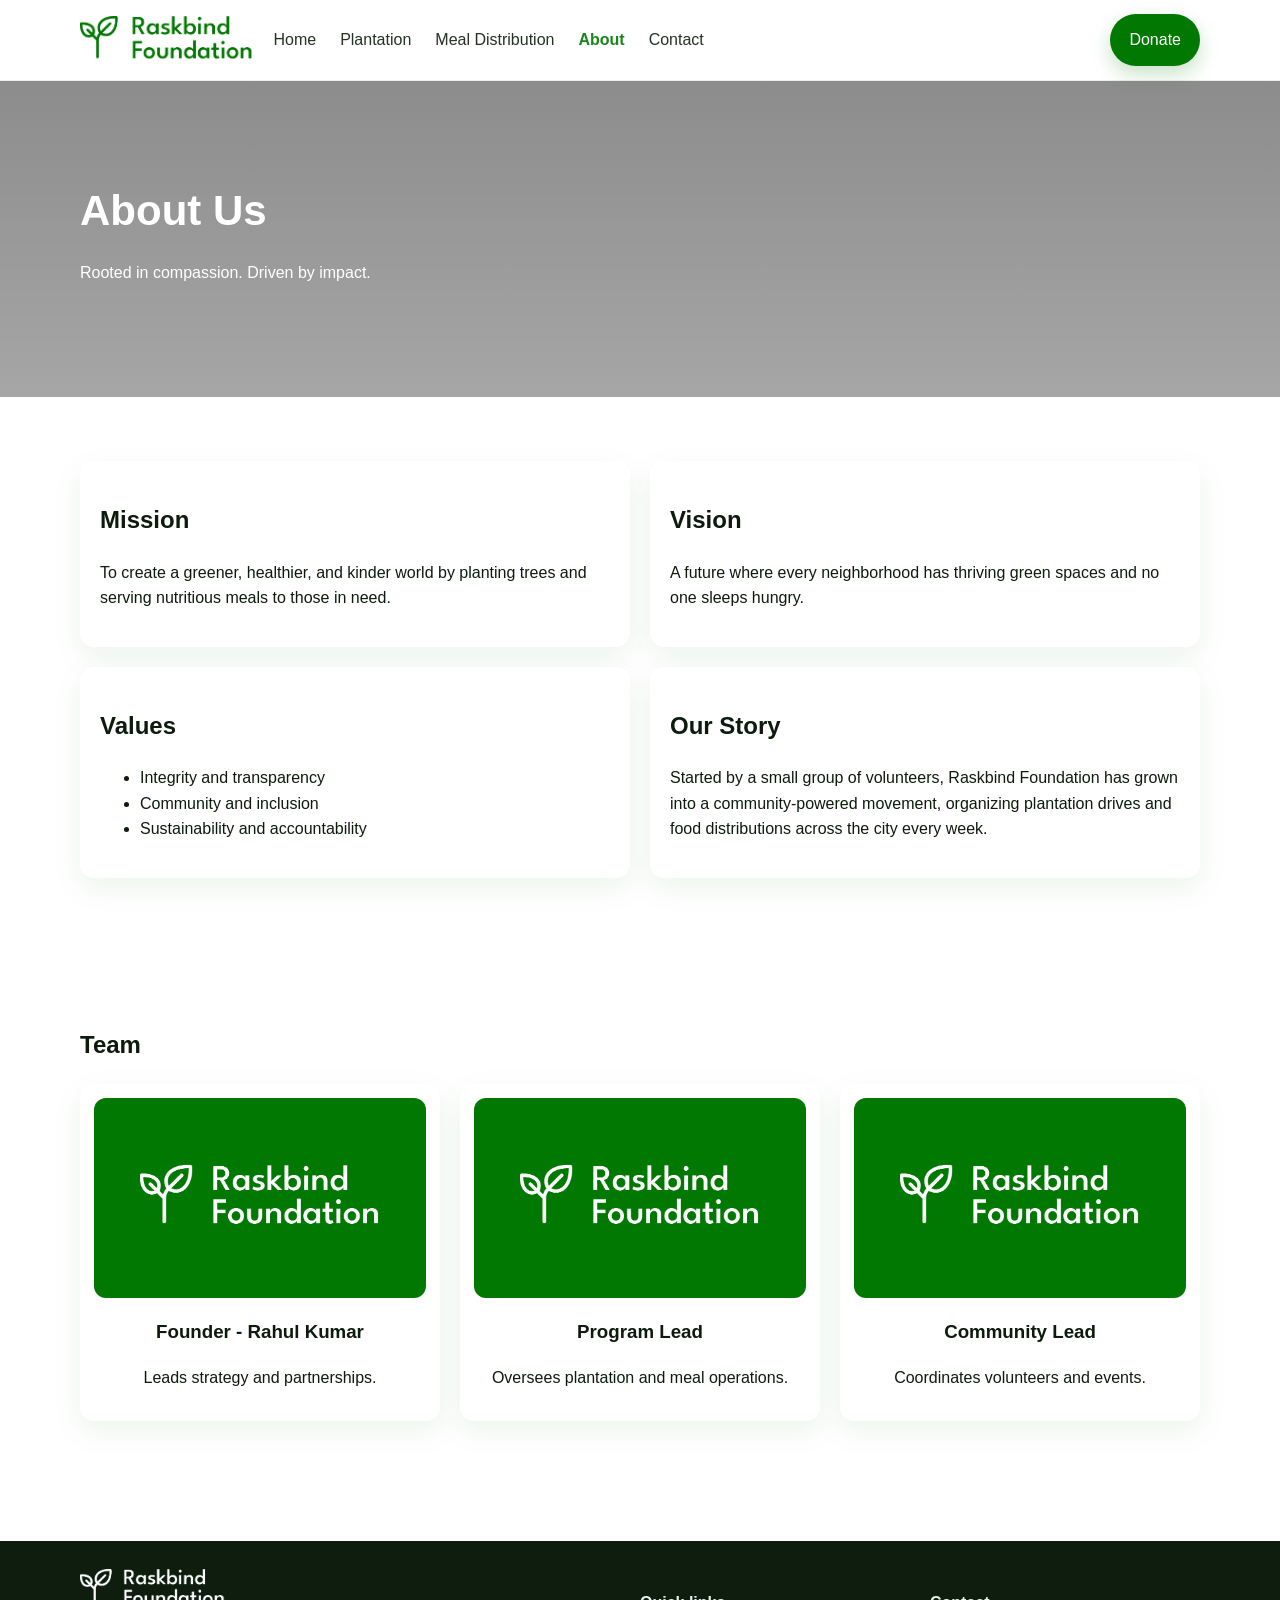
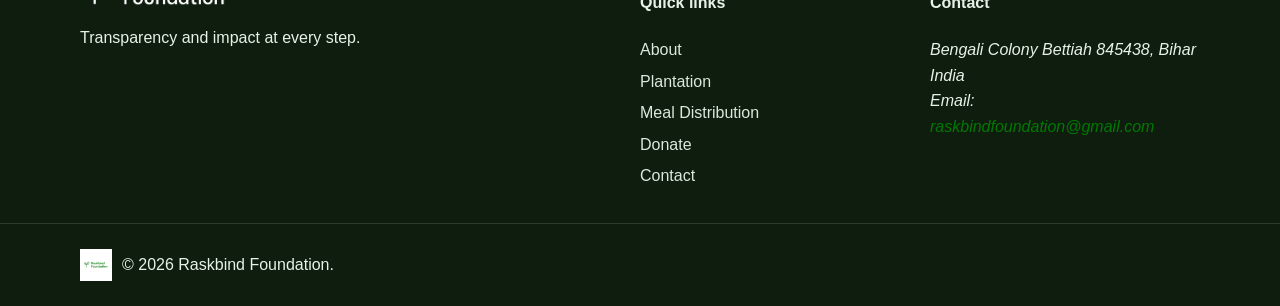
<file: about.html>
<!DOCTYPE html>
<html lang="en">

<head>
  <meta charset="UTF-8" />
  <meta name="viewport" content="width=device-width, initial-scale=1" />
  <title>Raskbind Foundation | About</title>
  <meta name="description" content="Learn about Raskbind Foundation's mission, vision, values, and story." />
  <link rel="stylesheet" href="assets/css/style.css" />
  <link rel="icon" type="image/png" href="/Images/favicon-foundation.png" />
</head>

<body>
  <a class="skip-link" href="#main">Skip to content</a>
  <header class="site-header">
    <div class="container header-inner">
      <a class="brand" href="index.html">
        <img src="Images/logo1.png" alt="Raskbind Foundation" />
      </a>
      <button class="nav-toggle" aria-expanded="false" aria-controls="primary-nav" aria-label="Open menu">
        <span></span><span></span><span></span>
      </button>
      <nav id="primary-nav" class="nav">
        <ul>
          <li><a href="index.html">Home</a></li>
          <li><a href="plantation.html">Plantation</a></li>
          <li><a href="meals.html">Meal Distribution</a></li>
          <li><a href="about.html" aria-current="page">About</a></li>
          <li><a href="contact.html">Contact</a></li>
        </ul>
      </nav>
      <a class="btn btn-primary donate-cta" href="donate.html">Donate</a>
    </div>
  </header>

  <main id="main">
    <section class="sub-hero"
      style="background-image:url('https://i.pinimg.com/1200x/a4/fe/da/a4feda2573e84a349db82afae0326ea5.jpg');">
      <div class="overlay"></div>
      <div class="container">
        <h1>About Us</h1>
        <p>Rooted in compassion. Driven by impact.</p>
      </div>
    </section>

    <section class="container section about-grid">
      <article class="about-block animate-in">
        <h2>Mission</h2>
        <p>To create a greener, healthier, and kinder world by planting trees and serving nutritious meals to those in
          need.</p>
      </article>
      <article class="about-block animate-in">
        <h2>Vision</h2>
        <p>A future where every neighborhood has thriving green spaces and no one sleeps hungry.</p>
      </article>
      <article class="about-block animate-in">
        <h2>Values</h2>
        <ul>
          <li>Integrity and transparency</li>
          <li>Community and inclusion</li>
          <li>Sustainability and accountability</li>
        </ul>
      </article>
      <article class="about-block animate-in">
        <h2>Our Story</h2>
        <p>Started by a small group of volunteers, Raskbind Foundation has grown into a community-powered movement,
          organizing plantation drives and food distributions across the city every week.</p>
      </article>
    </section>

    <section class="container section">
      <h2>Team</h2>
      <div class="team-grid">
        <div class="team-card animate-in">
          <img src="Images/Green%20bg%20logo.jpg" alt="Team member" loading="lazy" />
          <h3>Founder - Rahul Kumar</h3>
          <p>Leads strategy and partnerships.</p>
        </div>
        <div class="team-card animate-in">
          <img src="Images/Green%20bg%20logo.jpg" alt="Team member" loading="lazy" />
          <h3>Program Lead</h3>
          <p>Oversees plantation and meal operations.</p>
        </div>
        <div class="team-card animate-in">
          <img src="Images/Green%20bg%20logo.jpg" alt="Team member" loading="lazy" />
          <h3>Community Lead</h3>
          <p>Coordinates volunteers and events.</p>
        </div>
      </div>
    </section>
  </main>

  <footer class="site-footer">
    <div class="container footer-grid">
      <div class="footer-brand">
        <img src="Images/logo2.png" alt="Raskbind Foundation" />
        <p>Transparency and impact at every step.</p>
      </div>
      <nav class="footer-nav" aria-label="Footer">
        <h4>Quick links</h4>
        <ul>
          <li><a href="about.html">About</a></li>
          <li><a href="plantation.html">Plantation</a></li>
          <li><a href="meals.html">Meal Distribution</a></li>
          <li><a href="donate.html">Donate</a></li>
          <li><a href="contact.html">Contact</a></li>
        </ul>
      </nav>
      <div class="footer-contact">
        <h4>Contact</h4>
        <address>
          Bengali Colony Bettiah 845438, Bihar India<br />
          Email: <a href="mailto:raskbindfoundation@gmail.com">raskbindfoundation@gmail.com</a>
        </address>
      </div>
    </div>
    <div class="footer-bottom">
      <div class="container">
        <img src="Images/White%20bg%20logo.png" alt="Raskbind Foundation" width="32" height="32" />
        <p>© <span id="year"></span> Raskbind Foundation.</p>
      </div>
    </div>
  </footer>

  <script src="assets/js/main.js" defer></script>
</body>

</html>
</file>
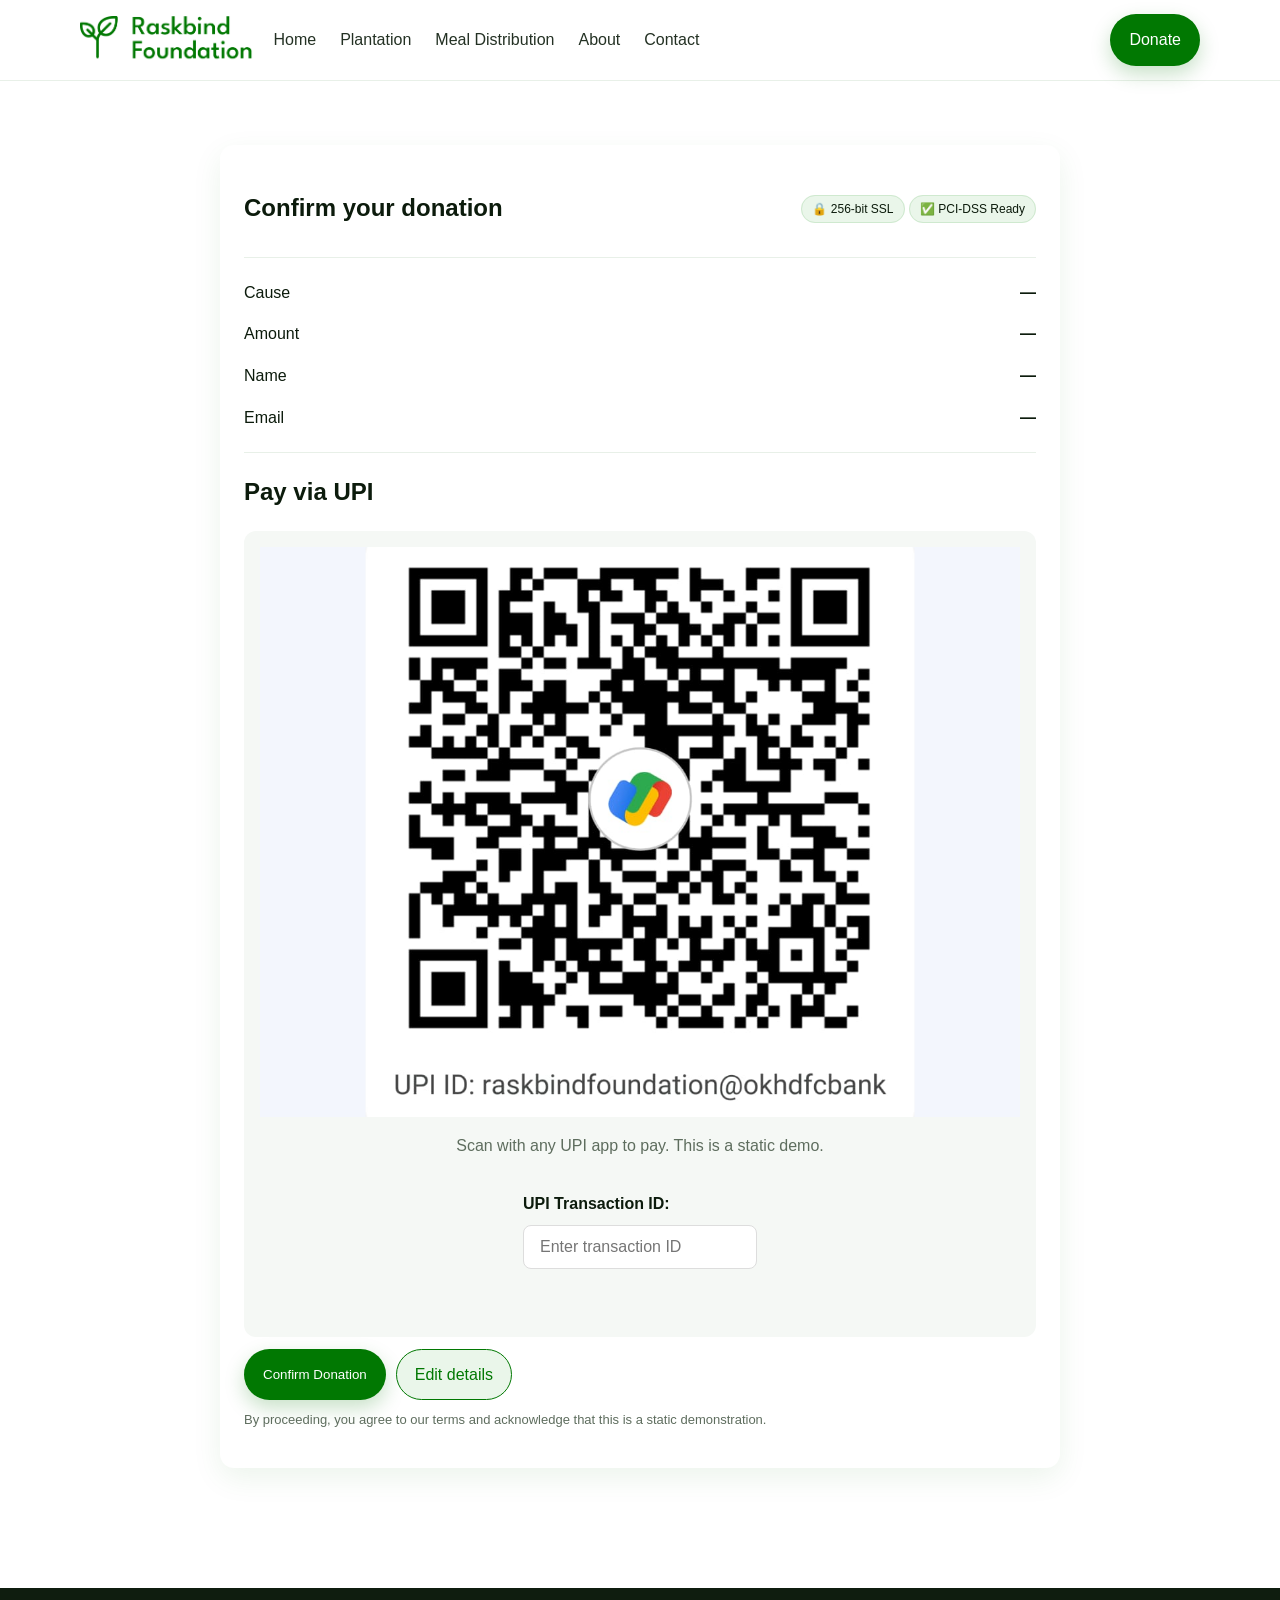
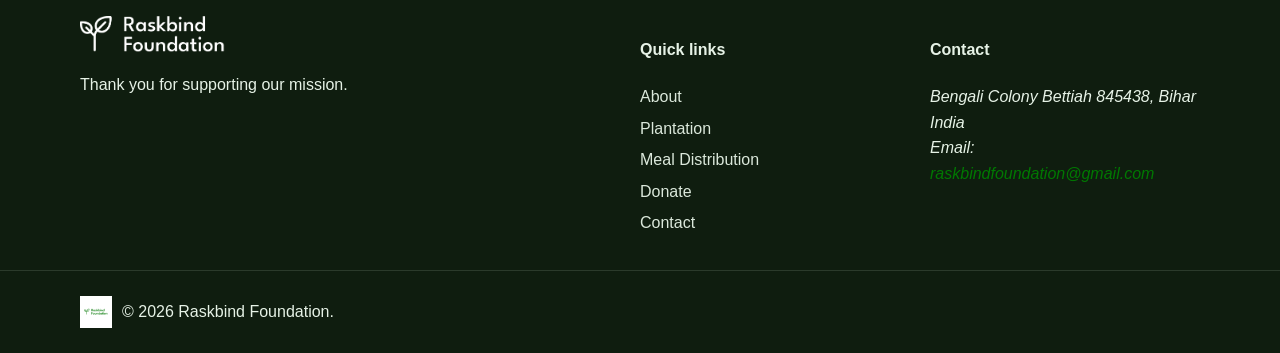
<file: checkout.html>
<!DOCTYPE html>
<html lang="en">

<head>
  <meta charset="UTF-8" />
  <meta name="viewport" content="width=device-width, initial-scale=1" />
  <title>Raskbind Foundation | Checkout</title>
  <meta name="description" content="Confirm your donation to Raskbind Foundation." />
  <link rel="stylesheet" href="assets/css/style.css" />
  <link rel="icon" type="image/png" href="/Images/favicon-foundation.png" />
</head>

<body>
  <a class="skip-link" href="#main">Skip to content</a>
  <header class="site-header">
    <div class="container header-inner">
      <a class="brand" href="index.html">
        <img src="Images/logo1.png" alt="Raskbind Foundation" />
      </a>
      <button class="nav-toggle" aria-expanded="false" aria-controls="primary-nav" aria-label="Open menu">
        <span></span><span></span><span></span>
      </button>
      <nav id="primary-nav" class="nav">
        <ul>
          <li><a href="index.html">Home</a></li>
          <li><a href="plantation.html">Plantation</a></li>
          <li><a href="meals.html">Meal Distribution</a></li>
          <li><a href="about.html">About</a></li>
          <li><a href="contact.html">Contact</a></li>
        </ul>
      </nav>
      <a class="btn btn-primary donate-cta" href="donate.html">Donate</a>
    </div>
  </header>

  <main id="main">
    <section class="container section checkout">
      <div class="checkout-panel animate-in">
        <div class="checkout-header">
          <h1>Confirm your donation</h1>
          <div class="secure-badges" aria-label="Security badges">
            <span class="badge">🔒 256-bit SSL</span>
            <span class="badge">✅ PCI-DSS Ready</span>
          </div>
        </div>
        <div class="summary">
          <div class="summary-row"><span>Cause</span><strong id="summaryCause">—</strong></div>
          <div class="summary-row"><span>Amount</span><strong id="summaryAmount">—</strong></div>
          <div class="summary-row"><span>Name</span><strong id="summaryName">—</strong></div>
          <div class="summary-row"><span>Email</span><strong id="summaryEmail">—</strong></div>
        </div>

        <div class="payment">
          <h2>Pay via UPI</h2>
          <div class="upi-box">
            <img src="Images/QR.jpg" alt="Google Pay QR code" loading="lazy" />
            <p class="muted">Scan with any UPI app to pay. This is a static demo.</p>
            <div class="transaction-id-input">
              <label for="transactionId">UPI Transaction ID:</label>
              <input type="text" id="transactionId" placeholder="Enter transaction ID" />
              <p id="validationMessage" class="message"></p>
            </div>
          </div>
          <div class="pay-actions">
            <button id="confirmDonationBtn" class="btn btn-primary">Confirm Donation</button>
            <a class="btn btn-outline" href="donate.html">Edit details</a>
          </div>
        </div>
        <p class="fine-print">By proceeding, you agree to our terms and acknowledge that this is a static demonstration.
        </p>
      </div>
    </section>
  </main>

  <footer class="site-footer">
    <div class="container footer-grid">
      <div class="footer-brand">
        <img src="Images/logo2.png" alt="Raskbind Foundation" />
        <p>Thank you for supporting our mission.</p>
      </div>
      <nav class="footer-nav" aria-label="Footer">
        <h4>Quick links</h4>
        <ul>
          <li><a href="about.html">About</a></li>
          <li><a href="plantation.html">Plantation</a></li>
          <li><a href="meals.html">Meal Distribution</a></li>
          <li><a href="donate.html">Donate</a></li>
          <li><a href="contact.html">Contact</a></li>
        </ul>
      </nav>
      <div class="footer-contact">
        <h4>Contact</h4>
        <address>
          Bengali Colony Bettiah 845438, Bihar India<br />
          Email: <a href="mailto:raskbindfoundation@gmail.com">raskbindfoundation@gmail.com</a>
        </address>
      </div>
    </div>
    <div class="footer-bottom">
      <div class="container">
        <img src="Images/White%20bg%20logo.png" alt="Raskbind Foundation" width="32" height="32" />
        <p>© <span id="year"></span> Raskbind Foundation.</p>
      </div>
    </div>
  </footer>

  <script src="assets/js/main.js" defer></script>
</body>

</html>
</file>
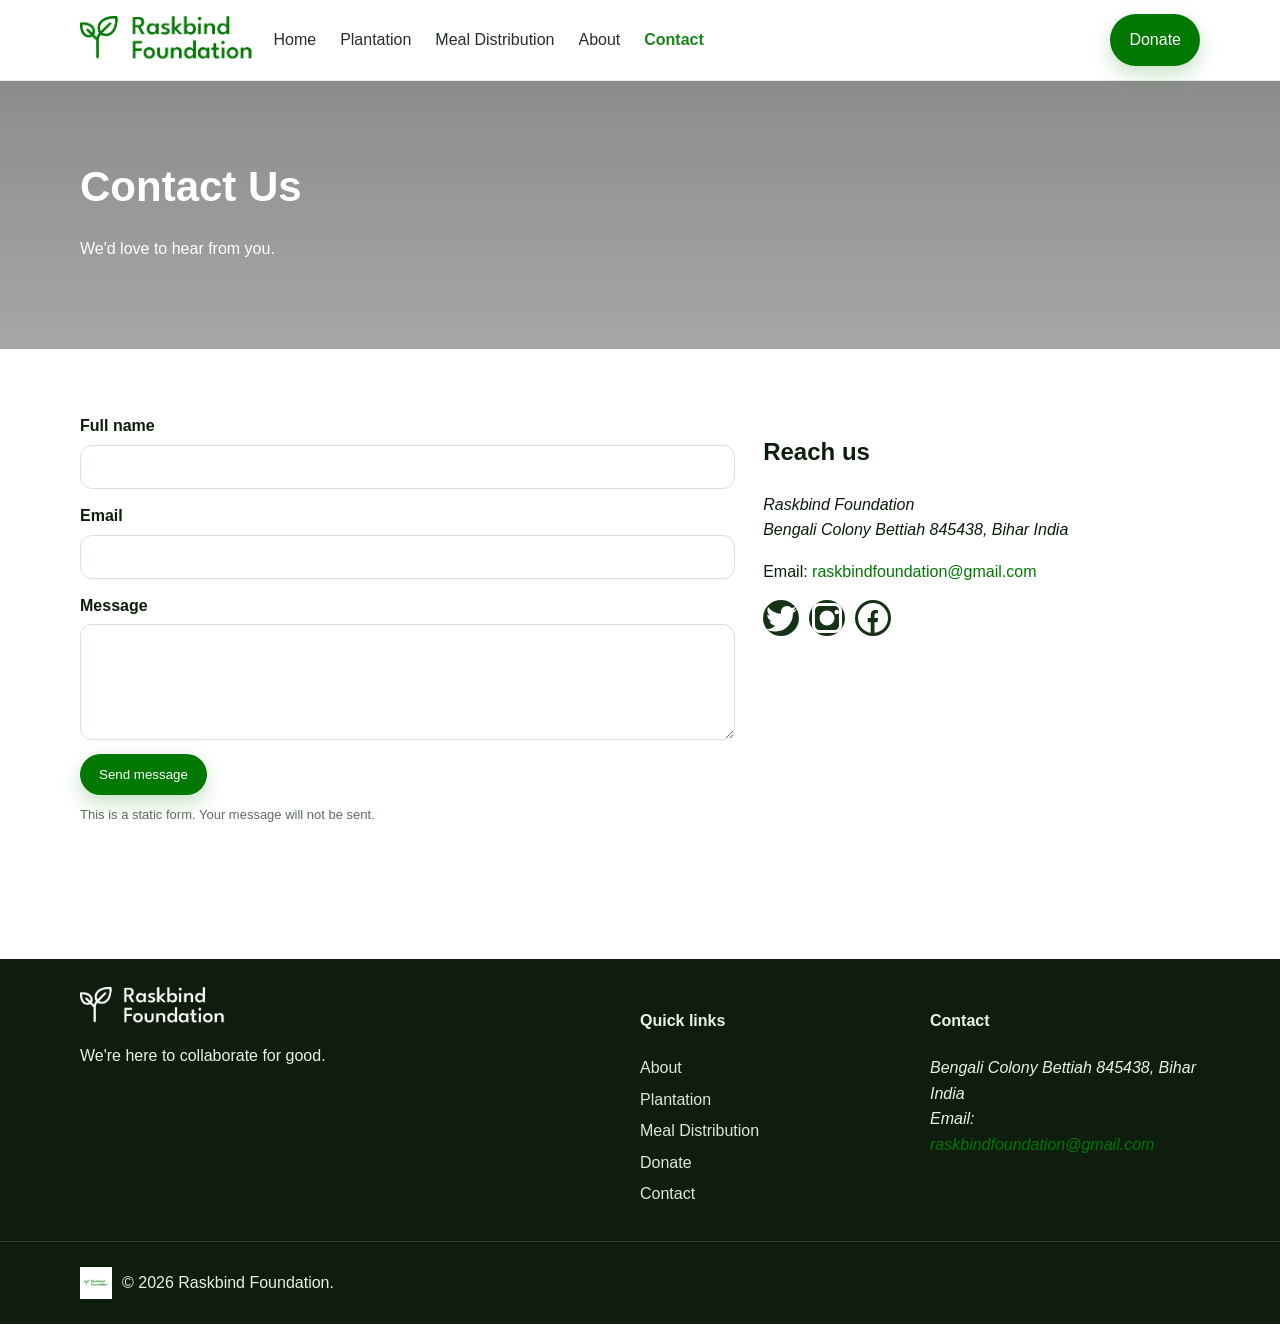
<file: contact.html>
<!DOCTYPE html>
<html lang="en">

<head>
  <meta charset="UTF-8" />
  <meta name="viewport" content="width=device-width, initial-scale=1" />
  <title>Raskbind Foundation | Contact</title>
  <meta name="description" content="Contact Raskbind Foundation for partnerships, volunteering, or queries." />
  <link rel="stylesheet" href="assets/css/style.css" />
  <link rel="icon" type="image/png" href="/Images/favicon-foundation.png" />
</head>

<body>
  <a class="skip-link" href="#main">Skip to content</a>
  <header class="site-header">
    <div class="container header-inner">
      <a class="brand" href="index.html">
        <img src="Images/logo1.png" alt="Raskbind Foundation" />
      </a>
      <button class="nav-toggle" aria-expanded="false" aria-controls="primary-nav" aria-label="Open menu">
        <span></span><span></span><span></span>
      </button>
      <nav id="primary-nav" class="nav">
        <ul>
          <li><a href="index.html">Home</a></li>
          <li><a href="plantation.html">Plantation</a></li>
          <li><a href="meals.html">Meal Distribution</a></li>
          <li><a href="about.html">About</a></li>
          <li><a href="contact.html" aria-current="page">Contact</a></li>
        </ul>
      </nav>
      <a class="btn btn-primary donate-cta" href="donate.html">Donate</a>
    </div>
  </header>

  <main id="main">
    <section class="sub-hero compact"
      style="background-image:url('https://i.pinimg.com/1200x/4f/73/4f/4f734ffab94a3e30383382460adc951a.jpg');">
      <div class="overlay"></div>
      <div class="container">
        <h1>Contact Us</h1>
        <p>We'd love to hear from you.</p>
      </div>
    </section>

    <section class="container section contact-grid">
      <form id="contactForm" class="contact-form" novalidate>
        <div class="form-row">
          <label for="cname">Full name</label>
          <input id="cname" type="text" required />
        </div>
        <div class="form-row">
          <label for="cemail">Email</label>
          <input id="cemail" type="email" required />
        </div>
        <div class="form-row">
          <label for="cmessage">Message</label>
          <textarea id="cmessage" rows="5" required></textarea>
        </div>
        <div class="form-actions">
          <button type="submit" class="btn btn-primary">Send message</button>
        </div>
        <p class="fine-print">This is a static form. Your message will not be sent.</p>
      </form>

      <div class="contact-info">
        <h2>Reach us</h2>
        <address>
          Raskbind Foundation<br />
          Bengali Colony Bettiah 845438, Bihar India
        </address>
        <p>Email: <a href="mailto:raskbindfoundation@gmail.com">raskbindfoundation@gmail.com</a></p>
        <div class="socials" aria-label="Social links">
          <a href="#" aria-label="Twitter" class="social">
            <svg viewBox="0 0 24 24" aria-hidden="true">
              <path fill="#fff"
                d="M22.46 6c-.77.35-1.6.58-2.46.69.89-.53 1.58-1.36 1.9-2.35-.84.5-1.77.87-2.76 1.07A4.15 4.15 0 0 0 16.1 4c-2.3 0-4.16 1.86-4.16 4.15 0 .33.04.66.11.97-3.46-.17-6.52-1.83-8.57-4.34-.36.62-.56 1.35-.56 2.12 0 1.46.75 2.75 1.9 3.51-.7-.02-1.36-.21-1.94-.53v.05c0 2.04 1.45 3.74 3.36 4.12-.35.1-.72.15-1.1.15-.27 0-.53-.03-.78-.07.53 1.64 2.06 2.83 3.88 2.86A8.33 8.33 0 0 1 2 19.54 11.76 11.76 0 0 0 8.29 21c7.55 0 11.68-6.25 11.68-11.67 0-.18 0-.35-.01-.53.8-.57 1.5-1.28 2.05-2.1z" />
            </svg>
          </a>
          <a href="#" aria-label="Instagram" class="social">
            <svg viewBox="0 0 24 24" aria-hidden="true">
              <path fill="#fff"
                d="M7 2C4.24 2 2 4.24 2 7v10c0 2.76 2.24 5 5 5h10c2.76 0 5-2.24 5-5V7c0-2.76-2.24-5-5-5H7zm10 2c1.66 0 3 1.34 3 3v10c0 1.66-1.34 3-3 3H7c-1.66 0-3-1.34-3-3V7c0-1.66 1.34-3 3-3h10zm-5 3a5 5 0 1 0 0 10 5 5 0 0 0 0-10zm6.5-.5a1.5 1.5 0 1 0 0 3 1.5 1.5 0 0 0 0-3z" />
            </svg>
          </a>
          <a href="#" aria-label="Facebook" class="social">
            <svg viewBox="0 0 24 24" aria-hidden="true">
              <path fill="#fff"
                d="M22 12a10 10 0 1 0-11.5 9.9v-7h-2v-2.9h2v-2.2c0-2 1.2-3.1 3-3.1.9 0 1.8.1 1.8.1v2h-1c-1 0-1.3.6-1.3 1.2v2h2.4L15 14.9h-2v7A10 10 0 0 0 22 12" />
            </svg>
          </a>
        </div>
      </div>
    </section>
  </main>

  <footer class="site-footer">
    <div class="container footer-grid">
      <div class="footer-brand">
        <img src="Images/logo2.png" alt="Raskbind Foundation" />
        <p>We're here to collaborate for good.</p>
      </div>
      <nav class="footer-nav" aria-label="Footer">
        <h4>Quick links</h4>
        <ul>
          <li><a href="about.html">About</a></li>
          <li><a href="plantation.html">Plantation</a></li>
          <li><a href="meals.html">Meal Distribution</a></li>
          <li><a href="donate.html">Donate</a></li>
          <li><a href="contact.html">Contact</a></li>
        </ul>
      </nav>
      <div class="footer-contact">
        <h4>Contact</h4>
        <address>
          Bengali Colony Bettiah 845438, Bihar India<br />
          Email: <a href="mailto:hello@raskbind.org">raskbindfoundation@gmail.com</a>
        </address>
      </div>
    </div>
    <div class="footer-bottom">
      <div class="container">
        <img src="Images/White%20bg%20logo.png" alt="Raskbind Foundation" width="32" height="32" />
        <p>© <span id="year"></span> Raskbind Foundation.</p>
      </div>
    </div>
  </footer>

  <script src="assets/js/main.js" defer></script>
</body>

</html>
</file>
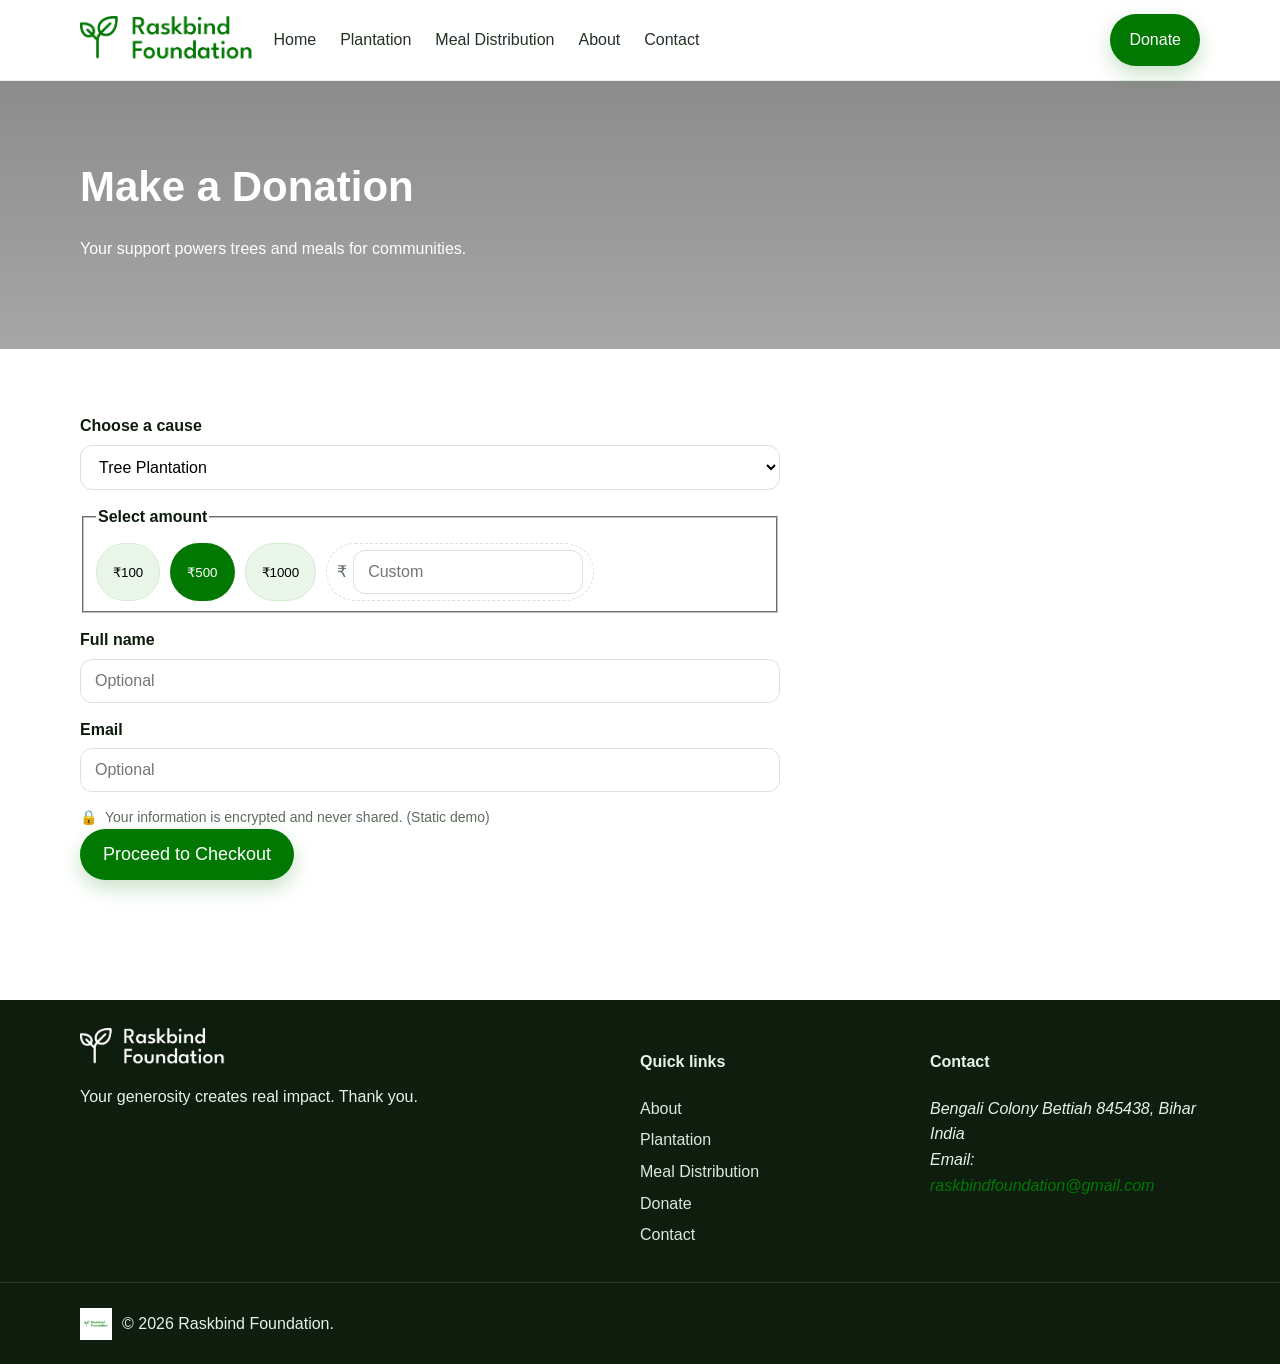
<file: donate.html>
<!DOCTYPE html>
<html lang="en">

<head>
  <meta charset="UTF-8" />
  <meta name="viewport" content="width=device-width, initial-scale=1" />
  <title>Raskbind Foundation | Donate</title>
  <meta name="description" content="Donate to Raskbind Foundation for tree plantation and meal distribution." />
  <link rel="stylesheet" href="assets/css/style.css" />
  <link rel="icon" type="image/png" href="/Images/favicon-foundation.png" />
</head>

<body>
  <a class="skip-link" href="#main">Skip to content</a>
  <header class="site-header">
    <div class="container header-inner">
      <a class="brand" href="index.html">
        <img src="Images/logo1.png" alt="Raskbind Foundation" />
      </a>
      <button class="nav-toggle" aria-expanded="false" aria-controls="primary-nav" aria-label="Open menu">
        <span></span><span></span><span></span>
      </button>
      <nav id="primary-nav" class="nav">
        <ul>
          <li><a href="index.html">Home</a></li>
          <li><a href="plantation.html">Plantation</a></li>
          <li><a href="meals.html">Meal Distribution</a></li>
          <li><a href="about.html">About</a></li>
          <li><a href="contact.html">Contact</a></li>
        </ul>
      </nav>
      <a class="btn btn-primary donate-cta" href="donate.html" aria-current="page">Donate</a>
    </div>
  </header>

  <main id="main">
    <section class="sub-hero compact"
      style="background-image:url('https://i.pinimg.com/736x/8d/1f/6d/8d1f6df06ba244cc64d4b0936cf4b6c2.jpg');">
      <div class="overlay"></div>
      <div class="container">
        <h1>Make a Donation</h1>
        <p>Your support powers trees and meals for communities.</p>
      </div>
    </section>

    <section class="container section">
      <form id="donationForm" class="donation-form" novalidate>
        <div class="form-row">
          <label for="cause">Choose a cause</label>
          <select id="cause" required>
            <option value="Tree Plantation">Tree Plantation</option>
            <option value="Meal Distribution">Meal Distribution</option>
            <option value="Meal Distribution">Donation</option>
          </select>
        </div>

        <fieldset class="form-row">
          <legend>Select amount</legend>
          <div class="amount-grid" role="group" aria-label="Preset amounts">
            <button type="button" class="amount" data-amount="100">₹100</button>
            <button type="button" class="amount" data-amount="500">₹500</button>
            <button type="button" class="amount" data-amount="1000">₹1000</button>
            <div class="custom-amount">
              <label for="customAmount" class="sr-only">Custom amount</label>
              <span class="currency">₹</span>
              <input id="customAmount" type="number" inputmode="numeric" min="1" placeholder="Custom" />
            </div>
          </div>
        </fieldset>

        <div class="form-row">
          <label for="name">Full name</label>
          <input id="name" type="text" placeholder="Optional" />
        </div>
        <div class="form-row">
          <label for="email">Email</label>
          <input id="email" type="email" placeholder="Optional" />
        </div>

        <div class="secure-hint">
          <span class="lock">🔒</span> Your information is encrypted and never shared. (Static demo)
        </div>

        <div class="form-actions">
          <button type="submit" class="btn btn-primary btn-large">Proceed to Checkout</button>
        </div>
      </form>
    </section>
  </main>

  <footer class="site-footer">
    <div class="container footer-grid">
      <div class="footer-brand">
        <img src="Images/logo2.png" alt="Raskbind Foundation" />
        <p>Your generosity creates real impact. Thank you.</p>
      </div>
      <nav class="footer-nav" aria-label="Footer">
        <h4>Quick links</h4>
        <ul>
          <li><a href="about.html">About</a></li>
          <li><a href="plantation.html">Plantation</a></li>
          <li><a href="meals.html">Meal Distribution</a></li>
          <li><a href="donate.html">Donate</a></li>
          <li><a href="contact.html">Contact</a></li>
        </ul>
      </nav>
      <div class="footer-contact">
        <h4>Contact</h4>
        <address>
          Bengali Colony Bettiah 845438, Bihar India<br />
          Email: <a href="mailto:raskbindfoundation@gmail.com">raskbindfoundation@gmail.com</a>
        </address>
      </div>
    </div>
    <div class="footer-bottom">
      <div class="container">
        <img src="Images/White%20bg%20logo.png" alt="Raskbind Foundation" width="32" height="32" />
        <p>© <span id="year"></span> Raskbind Foundation.</p>
      </div>
    </div>
  </footer>

  <script src="assets/js/main.js" defer></script>
</body>

</html>
</file>
<file: assets/css/style.css>
:root{
  --primary:#017802;
  --text:#0c1b0c;
  --muted:#5e6d5e;
  --bg:#ffffff;
  --bg-alt:#f5f8f5;
  --card:#ffffff;
  --shadow:0 10px 30px rgba(1,120,2,0.08);
  --radius:14px;
}
*{box-sizing:border-box}
html,body{margin:0;padding:0}
body{
  font-family: ui-sans-serif, -apple-system, Segoe UI, Roboto, Helvetica, Arial, "Apple Color Emoji","Segoe UI Emoji";
  color:var(--text);
  background:var(--bg);
  line-height:1.6;
}
img{display:block}
main img{width:100%;aspect-ratio:4/3;height:auto;object-fit:cover}
a{color:var(--primary);text-decoration:none}
.container{width:min(1120px, 92%);margin-inline:auto}
.section{padding:64px 0}
.muted{color:var(--muted)}
.sr-only{position:absolute;width:1px;height:1px;padding:0;margin:-1px;overflow:hidden;clip:rect(0,0,0,0);white-space:nowrap;border:0}
.skip-link{position:absolute;left:-999px;top:auto}
.skip-link:focus{left:16px;top:16px;background:#fff;padding:8px 12px;border-radius:8px;box-shadow:var(--shadow)}

/* Header */
.site-header{position:sticky;top:0;background:rgba(255,255,255,0.9);backdrop-filter:saturate(180%) blur(10px);z-index:50;border-bottom:1px solid #e8f0e8}
.header-inner{display:flex;align-items:center;justify-content:space-between;gap:20px;padding:14px 0}
.brand{display:flex;align-items:center;gap:20px;color:inherit;font-weight:700}
.brand img{height:48px;width:auto}
@media (max-width: 640px){
  .brand img{height:36px;width:auto}
}
.nav ul{list-style:none;display:flex;gap:24px;margin:0;padding:0}
.nav a{color:inherit;opacity:.9}
.nav a[aria-current="page"]{color:var(--primary);font-weight:600}
.donate-cta{margin-left:auto}

.nav-toggle{display:none;flex-direction:column;gap:4px;background:none;border:none}
.nav-toggle span{display:block;width:22px;height:2px;background:#263326;border-radius:2px}

/* Hero */
.hero{position:relative;isolation:isolate}
.hero-bg{position:absolute;inset:0;z-index:-1;opacity:.3}
.hero-bg img{width:100%;height:100%;object-fit:cover}
.hero .hero-content{padding:96px 0 64px}
.hero h1{font-size:clamp(32px, 5vw, 56px);line-height:1.1;margin:0 0 12px}
.hero p{max-width:700px;font-size:18px;color:var(--muted);margin:0 0 28px}
.hero-actions{display:flex;gap:14px;flex-wrap:wrap}

/* Buttons */
.btn{display:inline-flex;align-items:center;justify-content:center;gap:10px;padding:12px 18px;border-radius:999px;border:1px solid transparent;cursor:pointer;transition:.2s ease;white-space:nowrap}
.btn:focus{outline:3px solid #a6e0a6;outline-offset:2px}
.btn-primary{background:var(--primary);color:#fff;box-shadow:0 8px 20px rgba(1,120,2,.22)}
.btn-primary:hover{transform:translateY(-1px);box-shadow:0 12px 24px rgba(1,120,2,.28)}
.btn-outline{border-color:var(--primary);color:var(--primary);background:#eaf6ea}
.btn-outline:hover{background:#def2de}
.btn-large{padding:14px 22px;font-size:18px}
.text-link{font-weight:600}

/* Pillars */
.pillars{display:grid;grid-template-columns:repeat(3,1fr);gap:20px;padding:56px 0}
.pillar{background:var(--card);border-radius:var(--radius);box-shadow:var(--shadow);padding:20px}
.pillar .icon{width:48px;height:48px;background:#eaf6ea;border-radius:12px;display:grid;place-items:center;margin-bottom:10px}
.pillar h3{margin:8px 0}

/* Impact */
.impact{background:var(--bg-alt);padding:56px 0}
.impact-grid{display:grid;grid-template-columns:repeat(3,1fr);gap:20px}
.impact-card{background:var(--card);border-radius:var(--radius);box-shadow:var(--shadow);padding:24px;text-align:center}
.impact-value{font-size:40px;font-weight:800;color:var(--primary)}
.impact-label{color:var(--muted)}

/* Feature split */
.feature-split{display:grid;grid-template-columns:1.2fr 1fr;gap:28px;align-items:center;padding:56px 0}
.feature-split.reverse{grid-template-columns:1fr 1.2fr}
.split-media img{border-radius:var(--radius);box-shadow:var(--shadow)}

/* Sub-hero */
.sub-hero{position:relative;background-size:cover;background-position:center;padding:96px 0;color:#fff}
.sub-hero.compact{padding:72px 0}
.sub-hero .overlay{position:absolute;inset:0;background:linear-gradient(180deg, rgba(0,0,0,.45), rgba(0,0,0,.35))}
.sub-hero .container{position:relative}
.sub-hero h1{font-size:42px;margin:0 0 8px}

/* Cards */
.cards-grid{display:grid;grid-template-columns:repeat(3,1fr);gap:20px}
.card{background:var(--card);border-radius:var(--radius);box-shadow:var(--shadow);overflow:hidden}
.card-body{padding:16px}
.card h3{margin:6px 0}

/* Gallery */
.gallery-section{padding:56px 0;background:var(--bg)}
.gallery-grid{display:grid;grid-template-columns:repeat(4,1fr);gap:12px}
.gallery-item{position:relative;overflow:hidden;border-radius:12px;box-shadow:var(--shadow);aspect-ratio:4/3}
.gallery-item img{width:100%;height:100%;object-fit:cover;transition:transform .5s ease}
.gallery-item:hover img{transform:scale(1.06)}

/* Video */
.video-grid{display:grid;grid-template-columns:repeat(2,1fr);gap:20px}
.ratio-16x9{position:relative;padding-top:56.25%;overflow:hidden;border-radius:12px;box-shadow:var(--shadow)}
.ratio-16x9 iframe{position:absolute;inset:0;width:100%;height:100%;border:0}

/* Forms */
form{max-width:700px}
.form-row{display:flex;flex-direction:column;margin-bottom:14px}
label{font-weight:600;margin-bottom:6px}
input,select,textarea{padding:12px 14px;font-size:16px;border:1px solid #d8e3d8;border-radius:12px;background:#fff}
input:focus,select:focus,textarea:focus{outline:3px solid #c9f0c9;border-color:#a8d9a8}
legend{font-weight:700;margin-bottom:8px}
.amount-grid{display:flex;flex-wrap:wrap;gap:10px}
.amount{background:#eaf6ea;border:1px solid #d1ecd1;border-radius:999px;padding:10px 16px;cursor:pointer}
.amount.active{background:var(--primary);color:#fff;border-color:transparent}
.custom-amount{position:relative;display:flex;align-items:center;gap:6px;background:#fff;border:1px dashed #d8e3d8;border-radius:999px;padding:6px 10px}
.custom-amount .currency{color:var(--muted)}
.secure-hint{display:flex;align-items:center;gap:8px;color:var(--muted);font-size:14px;margin-top:6px}

/* Checkout */
.checkout-panel{background:var(--card);border-radius:var(--radius);box-shadow:var(--shadow);padding:24px;max-width:840px;margin-inline:auto}
.checkout-header{display:flex;align-items:center;justify-content:space-between;gap:10px;margin-bottom:10px}
.badge{background:#eaf6ea;border:1px solid #cfe9cf;border-radius:999px;padding:6px 10px;font-size:12px}
.summary{border-top:1px solid #e8f0e8;border-bottom:1px solid #e8f0e8;padding:14px 0;margin:10px 0}
.summary-row{display:flex;align-items:center;justify-content:space-between;padding:8px 0}
.upi-box{display:grid;place-items:center;background:var(--bg-alt);border-radius:12px;padding:16px}
.pay-actions{display:flex;gap:10px;margin-top:12px}
.fine-print{color:var(--muted);font-size:13px;margin-top:10px}

/* Footer */
.site-footer{background:#0f1d0f;color:#e6f2e6;margin-top:56px}
.footer-grid{display:grid;grid-template-columns:2fr 1fr 1fr;gap:20px;padding:28px 0}
.footer-nav ul{list-style:none;margin:0;padding:0}
.footer-nav li{margin:6px 0}
.footer-nav a{color:#dbe8db}
.footer-bottom{border-top:1px solid #2b3a2b}
.footer-bottom .container{display:flex;align-items:center;gap:10px;padding:12px 0}
.socials{display:flex;gap:10px}
.social{display:inline-flex;align-items:center;justify-content:center;width:36px;height:36px;background:#173117;border-radius:999px}
.footer-brand img{height:40px;width:auto}
@media (max-width: 640px){
  .footer-brand img{height:36px;width:auto}
}

/* Animations */
.animate-in{opacity:0;transform:translateY(12px);transition:opacity .6s ease, transform .6s ease}
.animate-in.appear{opacity:1;transform:none}

/* Layout helpers */
.stats-grid{display:grid;grid-template-columns:repeat(3,1fr);gap:20px}
.stat{background:var(--card);border-radius:var(--radius);box-shadow:var(--shadow);padding:20px;text-align:center}
.stat-value{font-size:34px;font-weight:800;color:var(--primary)}
.stat-label{color:var(--muted)}
.about-grid{display:grid;grid-template-columns:repeat(2,1fr);gap:20px}
.about-block{background:var(--card);border-radius:var(--radius);box-shadow:var(--shadow);padding:20px}
.team-grid{display:grid;grid-template-columns:repeat(3,1fr);gap:20px}
.team-card{background:var(--card);border-radius:var(--radius);box-shadow:var(--shadow);padding:14px;text-align:center}
.team-card img{border-radius:12px;height:200px;object-fit:cover;width:100%}
.contact-grid{display:grid;grid-template-columns:1.2fr .8fr;gap:28px}

/* Plantation page specific tweaks */
.sub-hero{overflow:hidden}
.cards-grid img{width:100%;height:auto;display:block}
.card img{width:100%;aspect-ratio:4/3;height:auto;object-fit:cover}
.split-media img{width:100%;aspect-ratio:4/3;height:auto;object-fit:cover}

/* Responsive */
@media (max-width: 980px){
  .pillars{grid-template-columns:1fr 1fr}
  .impact-grid{grid-template-columns:1fr 1fr}
  .feature-split, .feature-split.reverse{grid-template-columns:1fr;}
  .cards-grid{grid-template-columns:1fr 1fr}
  .gallery-grid{grid-template-columns:repeat(3,1fr)}
  .video-grid{grid-template-columns:1fr}
  .footer-grid{grid-template-columns:1fr 1fr}
  .about-grid{grid-template-columns:1fr}
  .team-grid{grid-template-columns:1fr 1fr}
  .contact-grid{grid-template-columns:1fr}
  .stats-grid{grid-template-columns:1fr 1fr}
}
@media (max-width: 640px){
  .nav{position:fixed;inset:64px 0 auto 0;background:#ffffff;border-bottom:1px solid #e8f0e8;display:none}
  .nav.open{display:block}
  .nav ul{flex-direction:column;padding:12px}
  .nav-toggle{display:flex}
  .donate-cta{display:none}
  .pillars{grid-template-columns:1fr}
  .impact-grid{grid-template-columns:1fr}
  .cards-grid{grid-template-columns:1fr}
  .gallery-grid{grid-template-columns:1fr}
  .team-grid{grid-template-columns:1fr}
  .stats-grid{grid-template-columns:1fr}
} 

.transaction-id-input {
  margin-top: 1rem;
}

.transaction-id-input label {
  display: block;
  margin-bottom: 0.5rem;
  font-weight: 600;
}

.transaction-id-input input[type="text"] {
  width: 100%;
  padding: 0.75rem 1rem;
  border: 1px solid #ddd;
  border-radius: 0.5rem;
  font-size: 1rem;
}

.transaction-id-input input[type="text"]:focus {
  outline: 2px solid var(--color-primary);
  border-color: var(--color-primary);
}

.message {
  margin-top: 0.75rem;
  padding: 0.75rem 1rem;
  border-radius: 0.5rem;
  font-weight: 600;
  text-align: center;
  opacity: 0;
  transition: opacity 0.3s ease-in-out;
}

.message.success {
  background-color: #e6ffe6; /* Light green */
  color: #008000; /* Green */
  opacity: 1;
}

.message.error {
  background-color: #ffe6e6; /* Light red */
  color: #cc0000; /* Red */
  opacity: 1;
}
</file>
